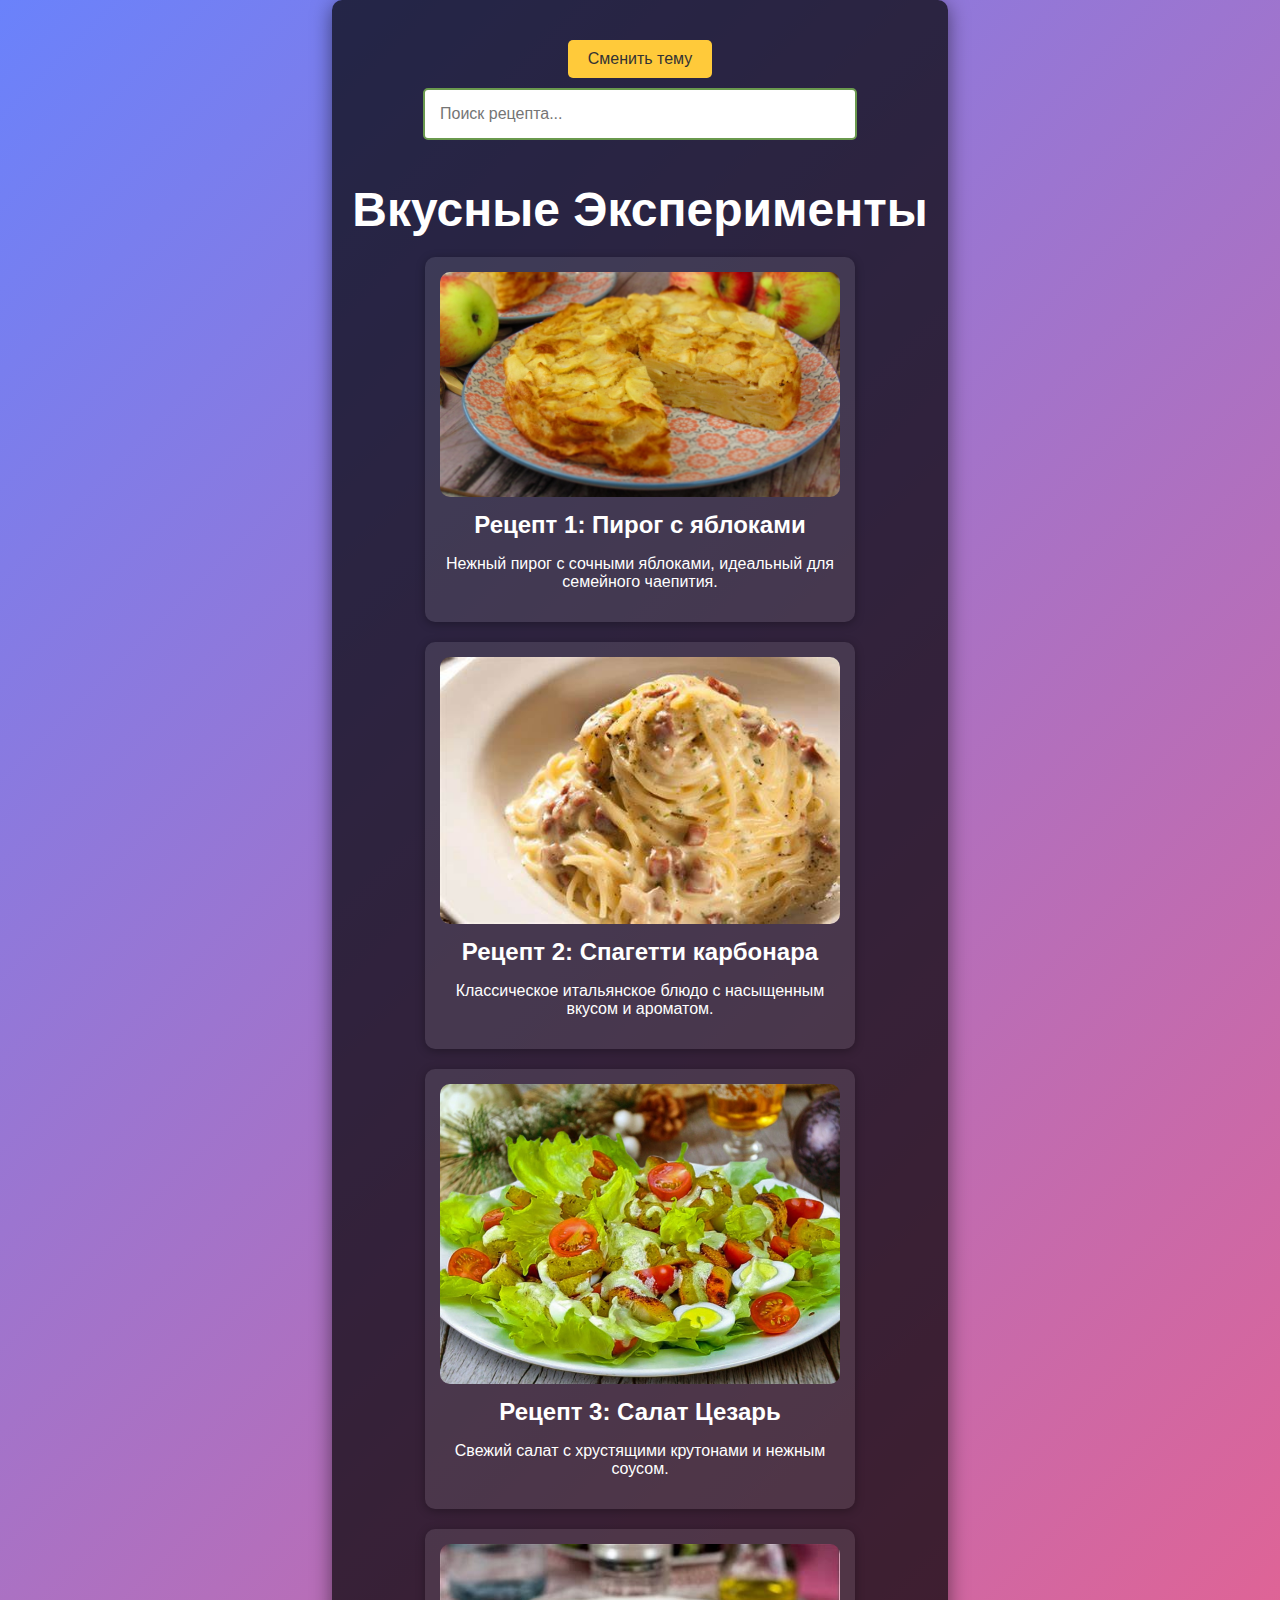
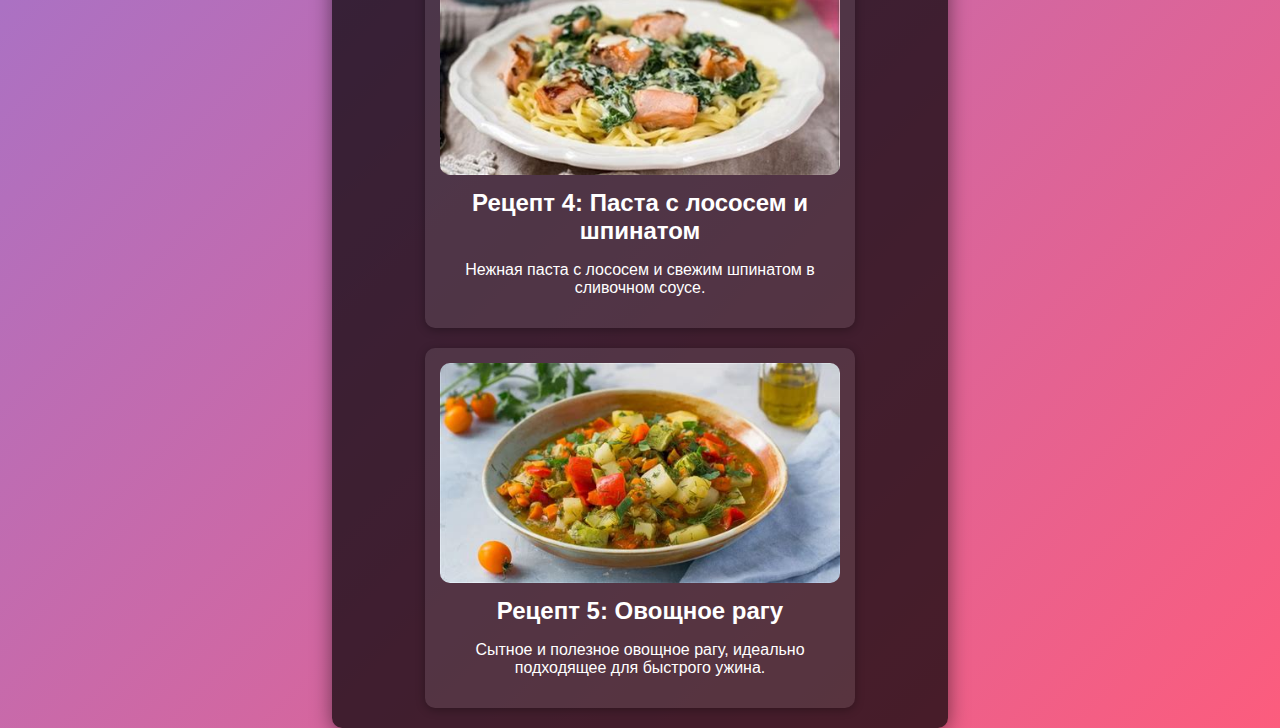
<file: index.html>
<!DOCTYPE html>
<html lang="ru">
<head>
    <meta charset="UTF-8">
    <meta name="viewport" content="width=device-width, initial-scale=1.0">
    <meta name="yandex-verification" content="e5a17d8987bf5851" />
    <title>Вкусные Эксперименты - Рецепты</title>
    <link rel="stylesheet" href="style.css">
    <script src="scripts.js" defer></script>
</head>
<body>
    <div class="container">
        <button id="themeToggle" class="theme-toggle">Сменить тему</button> <!-- Кнопка для смены темы -->
        <input type="text" id="searchInput" placeholder="Поиск рецепта..." onkeyup="filterRecipes()" class="search-input">
        <h1 class="title">Вкусные Эксперименты</h1>
        <div class="recipe-list" id="recipeList">
            <div id="recipe1" class="recipe-item" onclick="goToRecipe('recipe1')">
                <img src="recipe1.jpg" alt="Рецепт 1" class="recipe-image">
                <h2 class="recipe-title">Рецепт 1: Пирог с яблоками</h2>
                <p class="recipe-description">Нежный пирог с сочными яблоками, идеальный для семейного чаепития.</p>
            </div>
            <div id="recipe2" class="recipe-item" onclick="goToRecipe('recipe2')">
                <img src="recipe2.jpg" alt="Рецепт 2" class="recipe-image">
                <h2 class="recipe-title">Рецепт 2: Спагетти карбонара</h2>
                <p class="recipe-description">Классическое итальянское блюдо с насыщенным вкусом и ароматом.</p>
            </div>
            <div id="recipe3" class="recipe-item" onclick="goToRecipe('recipe3')">
                <img src="recipe3.jpg" alt="Рецепт 3" class="recipe-image">
                <h2 class="recipe-title">Рецепт 3: Салат Цезарь</h2>
                <p class="recipe-description">Свежий салат с хрустящими крутонами и нежным соусом.</p>
            </div>
            <div id="recipe4" class="recipe-item" onclick="goToRecipe('recipe4')">
                <img src="recipe4.jpg" alt="Рецепт 4" class="recipe-image">
                <h2 class="recipe-title">Рецепт 4: Паста с лососем и шпинатом</h2>
                <p class="recipe-description">Нежная паста с лососем и свежим шпинатом в сливочном соусе.</p>
            </div>
            <div id="recipe5" class="recipe-item" onclick="goToRecipe('recipe5')">
                <img src="recipe5.jpg" alt="Рецепт 5" class="recipe-image">
                <h2 class="recipe-title">Рецепт 5: Овощное рагу</h2>
                <p class="recipe-description">Сытное и полезное овощное рагу, идеально подходящее для быстрого ужина.</p>
            </div>
        </div>
    </div>
</body>
</html>
</file>
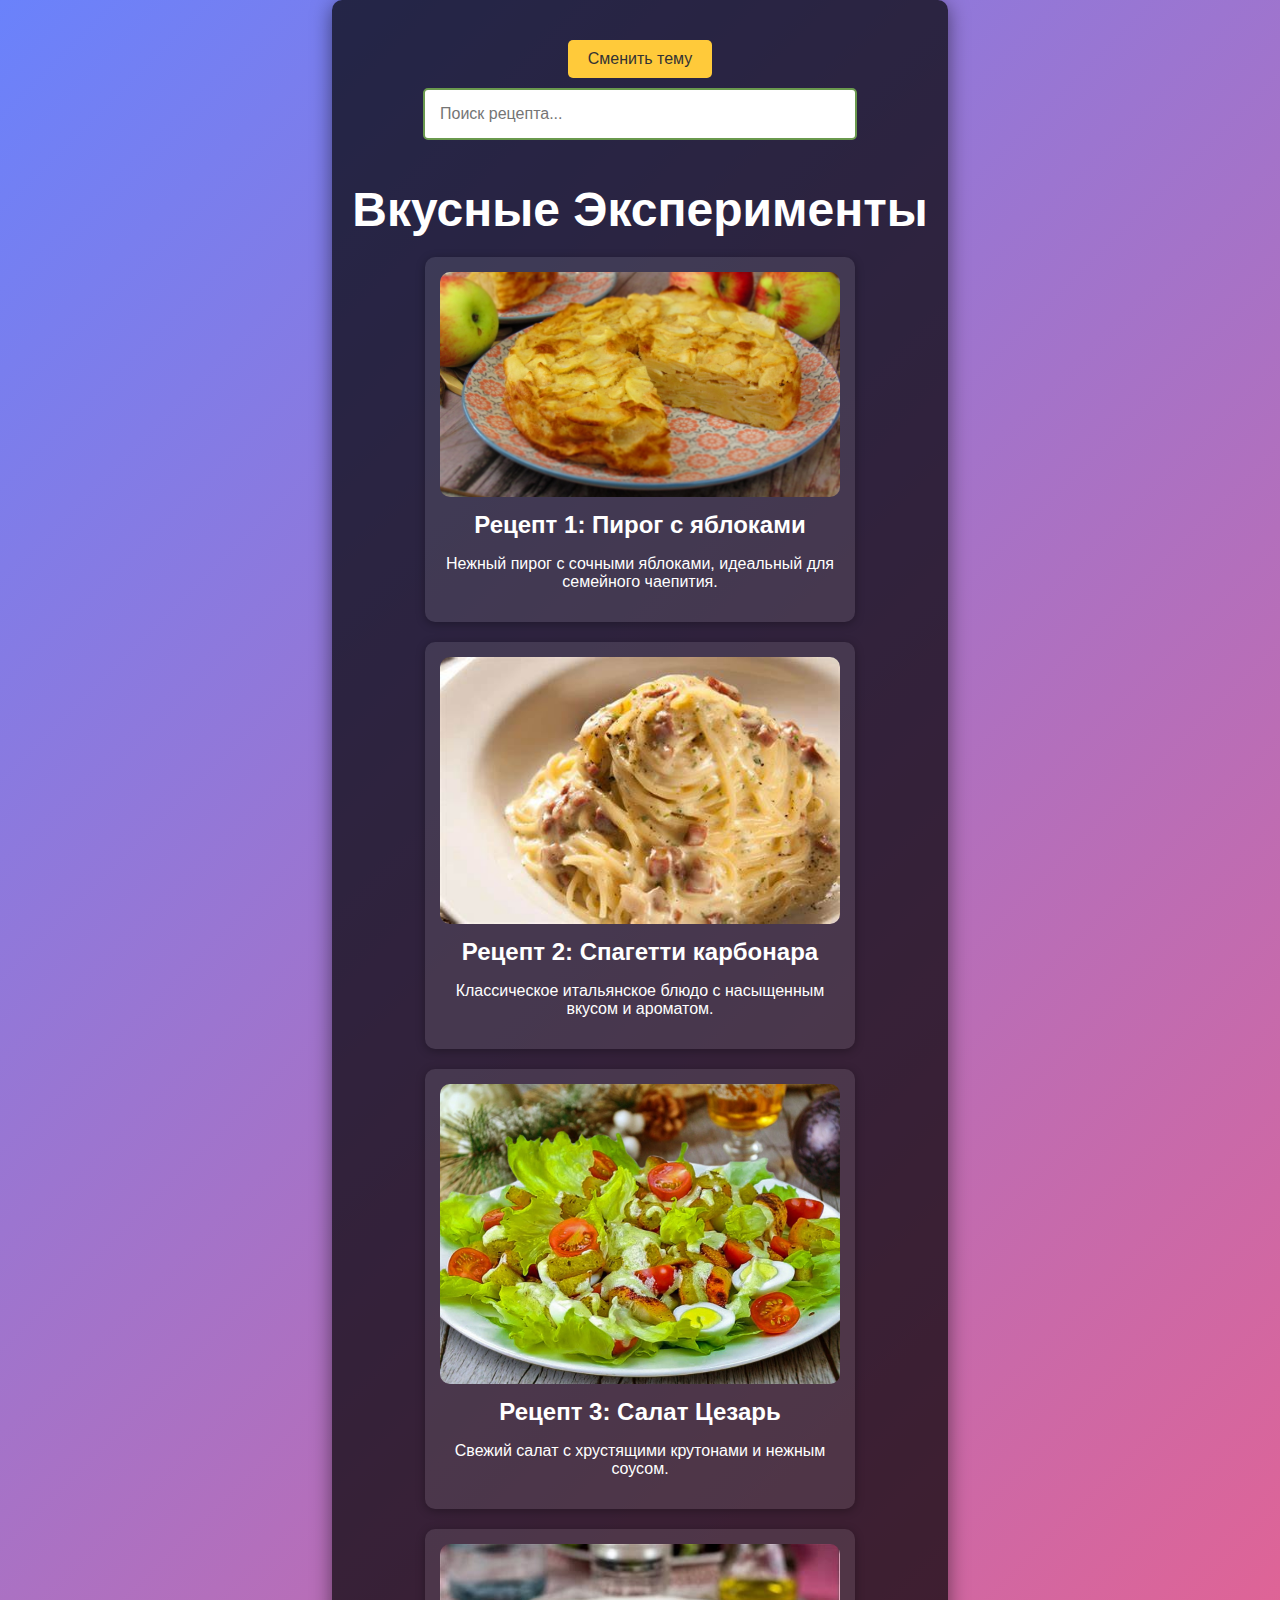
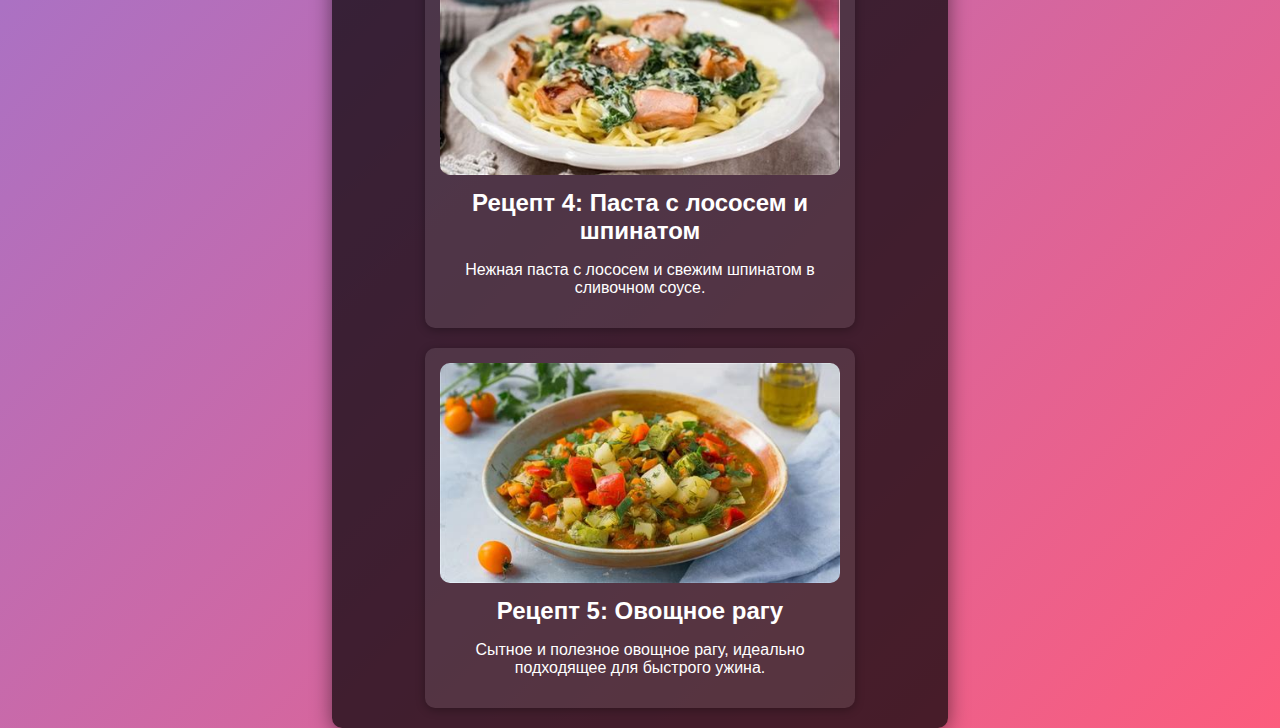
<file: next.html>
<!DOCTYPE html>
<html lang="ru">
<head>
    <meta charset="UTF-8">
    <meta name="viewport" content="width=device-width, initial-scale=1.0">
    <title>Вкусные Эксперименты - Рецепты</title>
    <link rel="stylesheet" href="style.css">
    <script src="scripts.js" defer></script>
</head>
<body>
    <div class="container">
        <button id="themeToggle" class="theme-toggle">Сменить тему</button> <!-- Кнопка для смены темы -->
        <input type="text" id="searchInput" placeholder="Поиск рецепта..." onkeyup="filterRecipes()" class="search-input">
        <h1 class="title">Вкусные Эксперименты</h1>
        <div class="recipe-list" id="recipeList">
            <div id="recipe1" class="recipe-item" onclick="goToRecipe('recipe1')">
                <img src="recipe1.jpg" alt="Рецепт 1" class="recipe-image">
                <h2 class="recipe-title">Рецепт 1: Пирог с яблоками</h2>
                <p class="recipe-description">Нежный пирог с сочными яблоками, идеальный для семейного чаепития.</p>
            </div>
            <div id="recipe2" class="recipe-item" onclick="goToRecipe('recipe2')">
                <img src="recipe2.jpg" alt="Рецепт 2" class="recipe-image">
                <h2 class="recipe-title">Рецепт 2: Спагетти карбонара</h2>
                <p class="recipe-description">Классическое итальянское блюдо с насыщенным вкусом и ароматом.</p>
            </div>
            <div id="recipe3" class="recipe-item" onclick="goToRecipe('recipe3')">
                <img src="recipe3.jpg" alt="Рецепт 3" class="recipe-image">
                <h2 class="recipe-title">Рецепт 3: Салат Цезарь</h2>
                <p class="recipe-description">Свежий салат с хрустящими крутонами и нежным соусом.</p>
            </div>
            <div id="recipe4" class="recipe-item" onclick="goToRecipe('recipe4')">
                <img src="recipe4.jpg" alt="Рецепт 4" class="recipe-image">
                <h2 class="recipe-title">Рецепт 4: Паста с лососем и шпинатом</h2>
                <p class="recipe-description">Нежная паста с лососем и свежим шпинатом в сливочном соусе.</p>
            </div>
            <div id="recipe5" class="recipe-item" onclick="goToRecipe('recipe5')">
                <img src="recipe5.jpg" alt="Рецепт 5" class="recipe-image">
                <h2 class="recipe-title">Рецепт 5: Овощное рагу</h2>
                <p class="recipe-description">Сытное и полезное овощное рагу, идеально подходящее для быстрого ужина.</p>
            </div>
        </div>
    </div>
</body>
</html>
</file>
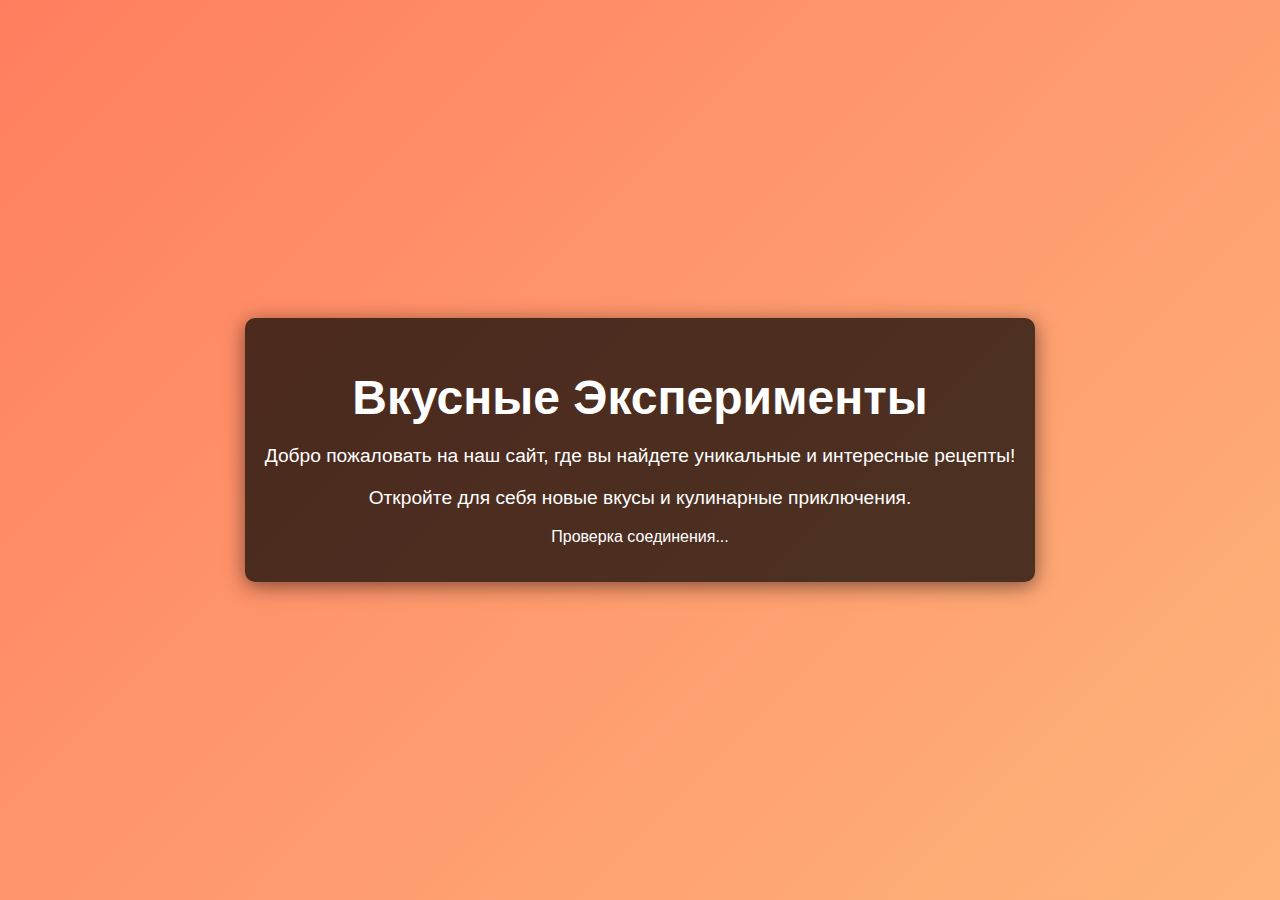
<file: ВкусныеЭксперименты/vkys.html>
<!DOCTYPE html>
<html lang="ru">
<head>
    <meta charset="UTF-8">
    <meta name="viewport" content="width=device-width, initial-scale=1.0">
    <title>Вкусные Эксперименты</title>
    <link rel="stylesheet" href="style.css">
    <script>
        // Функция для перенаправления через 3 секунды
        function redirect() {
            window.location.href = "C:/Users/lollo/Desktop/alsite/next.html";
        }

        // Запуск функции через 3 секунды
        setTimeout(redirect, 1500);
    </script>
</head>
<body>
    <div class="container">
        <h1 class="title">Вкусные Эксперименты</h1>
        <div class="content">
            <p>Добро пожаловать на наш сайт, где вы найдете уникальные и интересные рецепты!</p>
            <p>Откройте для себя новые вкусы и кулинарные приключения.</p>
        </div>
        <div class="loading">
            <p class="loading-text">Проверка соединения...</p>
        </div>
    </div>
</body>
</html>
</file>
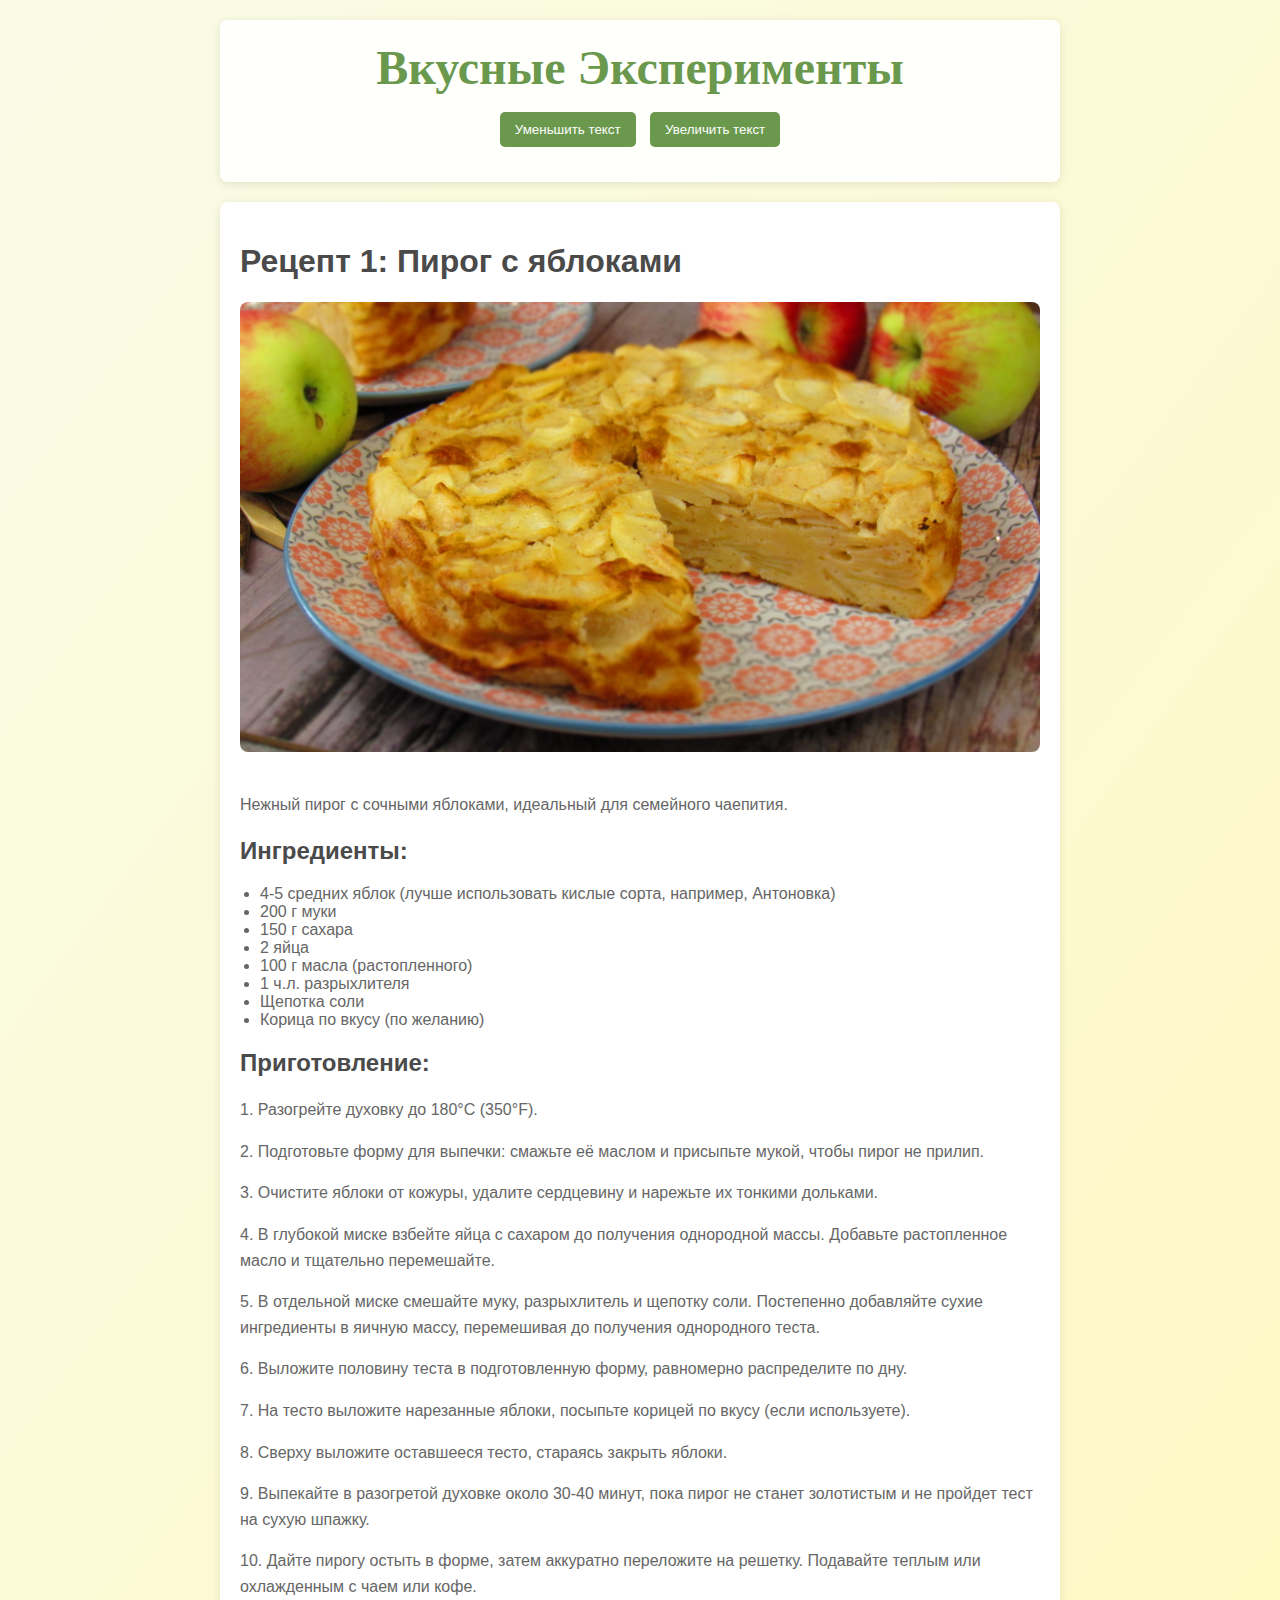
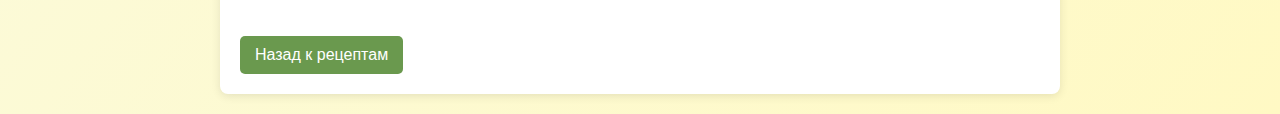
<file: рецепты/recipe1.html>
<!DOCTYPE html>
<html lang="ru">
<head>
    <meta charset="UTF-8">
    <meta name="viewport" content="width=device-width, initial-scale=1.0">
    <title>Вкусные Эксперименты</title>
    <link href="https://fonts.googleapis.com/css2?family=Dancing+Script&display=swap" rel="stylesheet">
    <link rel="stylesheet" href="style.css">
</head>
<body>
    <div class="header">
        <h1>Вкусные Эксперименты</h1>
        <div class="text-size-controls">
            <button onclick="changeFontSize(-1)">Уменьшить текст</button>
            <button onclick="changeFontSize(1)">Увеличить текст</button>
        </div>
    </div>
    <div class="container">
        <h1>Рецепт 1: Пирог с яблоками</h1>
        <img src="../recipe1.jpg" alt="Рецепт 1" class="recipe-image">
        <p>Нежный пирог с сочными яблоками, идеальный для семейного чаепития.</p>
        
        <h2>Ингредиенты:</h2>
        <ul>
            <li>4-5 средних яблок (лучше использовать кислые сорта, например, Антоновка)</li>
            <li>200 г муки</li>
            <li>150 г сахара</li>
            <li>2 яйца</li>
            <li>100 г масла (растопленного)</li>
            <li>1 ч.л. разрыхлителя</li>
            <li>Щепотка соли</li>
            <li>Корица по вкусу (по желанию)</li>
        </ul>
        
        <h2>Приготовление:</h2>
        <p>1. Разогрейте духовку до 180°C (350°F).</p>
        <p>2. Подготовьте форму для выпечки: смажьте её маслом и присыпьте мукой, чтобы пирог не прилип.</p>
        <p>3. Очистите яблоки от кожуры, удалите сердцевину и нарежьте их тонкими дольками.</p>
        <p>4. В глубокой миске взбейте яйца с сахаром до получения однородной массы. Добавьте растопленное масло и тщательно перемешайте.</p>
        <p>5. В отдельной миске смешайте муку, разрыхлитель и щепотку соли. Постепенно добавляйте сухие ингредиенты в яичную массу, перемешивая до получения однородного теста.</p>
        <p>6. Выложите половину теста в подготовленную форму, равномерно распределите по дну.</p>
        <p>7. На тесто выложите нарезанные яблоки, посыпьте корицей по вкусу (если используете).</p>
        <p>8. Сверху выложите оставшееся тесто, стараясь закрыть яблоки.</p>
        <p>9. Выпекайте в разогретой духовке около 30-40 минут, пока пирог не станет золотистым и не пройдет тест на сухую шпажку.</p>
        <p>10. Дайте пирогу остыть в форме, затем аккуратно переложите на решетку. Подавайте теплым или охлажденным с чаем или кофе.</p>
        
        <a href="../index.html" class="back-button">Назад к рецептам</a>
    </div>

    <script src="script.js"></script> <!-- Подключение внешнего JS-файла -->
</body>
</html>
</file>
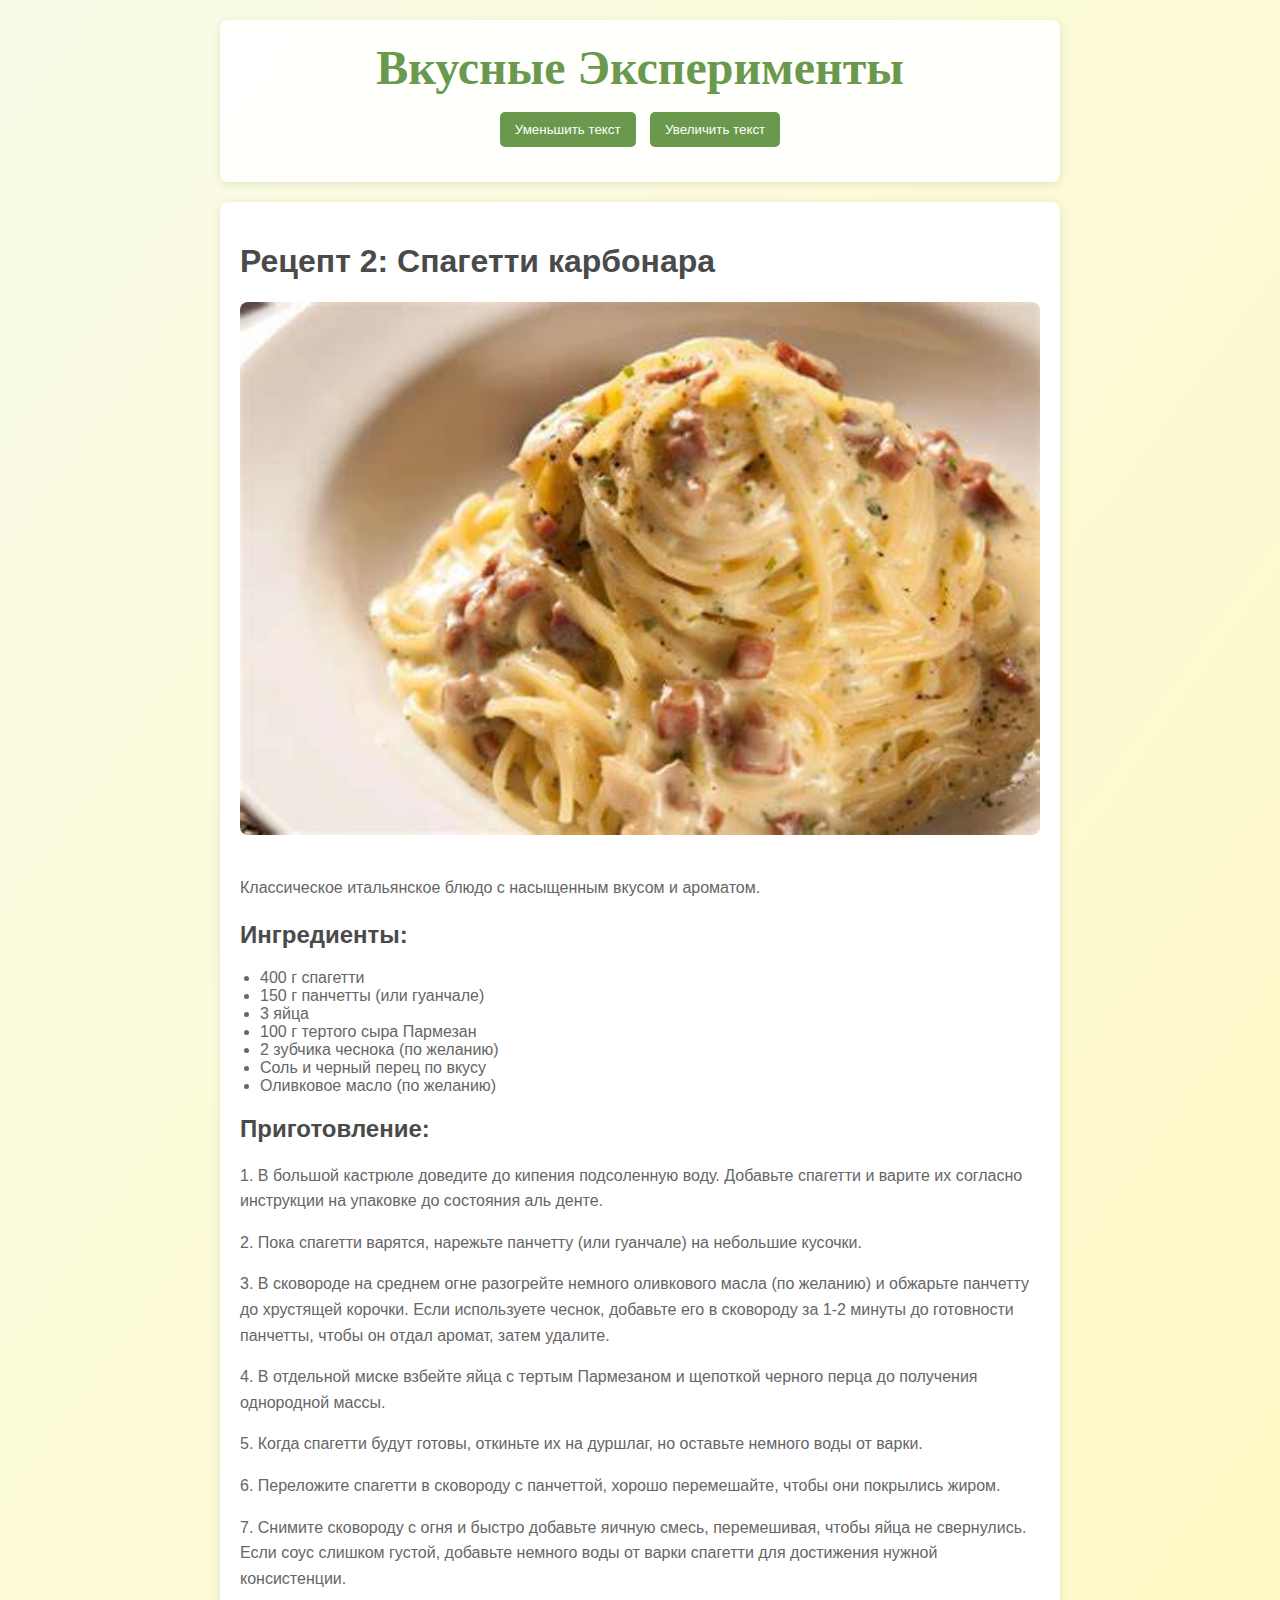
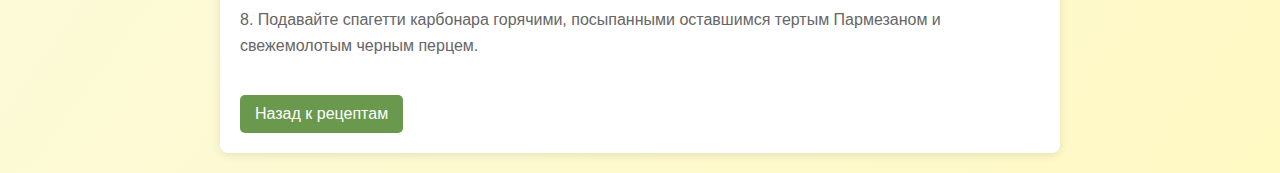
<file: рецепты/recipe2.html>
<!DOCTYPE html>
<html lang="ru">
<head>
    <meta charset="UTF-8">
    <meta name="viewport" content="width=device-width, initial-scale=1.0">
    <title>Вкусные Эксперименты</title>
    <link href="https://fonts.googleapis.com/css2?family=Dancing+Script&display=swap" rel="stylesheet">
    <link rel="stylesheet" href="style.css">
</head>
<body>
    <div class="header">
        <h1>Вкусные Эксперименты</h1>
        <div class="text-size-controls">
            <button onclick="changeFontSize(-1)">Уменьшить текст</button>
            <button onclick="changeFontSize(1)">Увеличить текст</button>
        </div>
    </div>
    <div class="container">
        <h1>Рецепт 2: Спагетти карбонара</h1>
        <img src="../recipe2.jpg" alt="Спагетти карбонара" class="recipe-image">
        <p>Классическое итальянское блюдо с насыщенным вкусом и ароматом.</p>
        
        <h2>Ингредиенты:</h2>
        <ul>
            <li>400 г спагетти</li>
            <li>150 г панчетты (или гуанчале)</li>
            <li>3 яйца</li>
            <li>100 г тертого сыра Пармезан</li>
            <li>2 зубчика чеснока (по желанию)</li>
            <li>Соль и черный перец по вкусу</li>
            <li>Оливковое масло (по желанию)</li>
        </ul>
        
        <h2>Приготовление:</h2>
        <p>1. В большой кастрюле доведите до кипения подсоленную воду. Добавьте спагетти и варите их согласно инструкции на упаковке до состояния аль денте.</p>
        <p>2. Пока спагетти варятся, нарежьте панчетту (или гуанчале) на небольшие кусочки.</p>
        <p>3. В сковороде на среднем огне разогрейте немного оливкового масла (по желанию) и обжарьте панчетту до хрустящей корочки. Если используете чеснок, добавьте его в сковороду за 1-2 минуты до готовности панчетты, чтобы он отдал аромат, затем удалите.</p>
        <p>4. В отдельной миске взбейте яйца с тертым Пармезаном и щепоткой черного перца до получения однородной массы.</p>
        <p>5. Когда спагетти будут готовы, откиньте их на дуршлаг, но оставьте немного воды от варки.</p>
        <p>6. Переложите спагетти в сковороду с панчеттой, хорошо перемешайте, чтобы они покрылись жиром.</p>
        <p>7. Снимите сковороду с огня и быстро добавьте яичную смесь, перемешивая, чтобы яйца не свернулись. Если соус слишком густой, добавьте немного воды от варки спагетти для достижения нужной консистенции.</p>
        <p>8. Подавайте спагетти карбонара горячими, посыпанными оставшимся тертым Пармезаном и свежемолотым черным перцем.</p>
        
        <a href="../index.html" class="back-button">Назад к рецептам</a>
    </div>

    <script src="script.js"></script> <!-- Подключение внешнего JS-файла -->
</body>
</html>
</file>
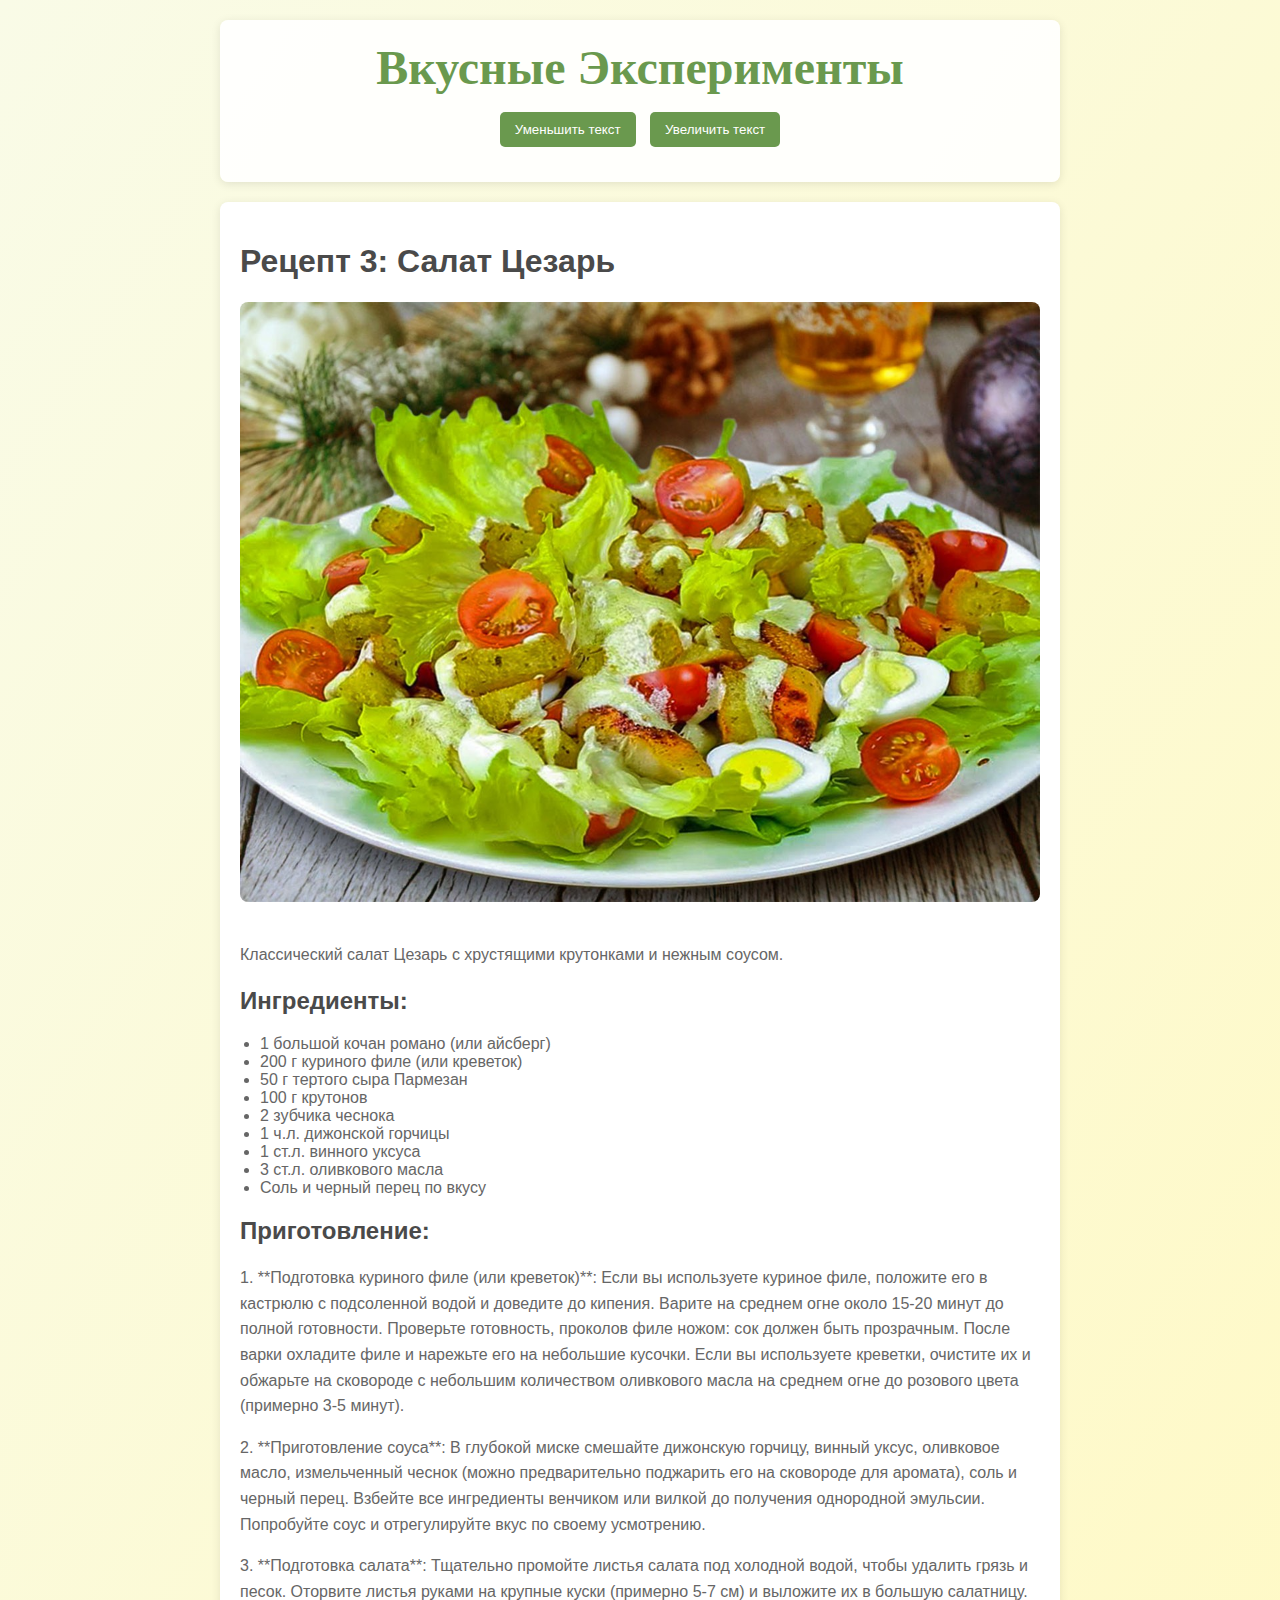
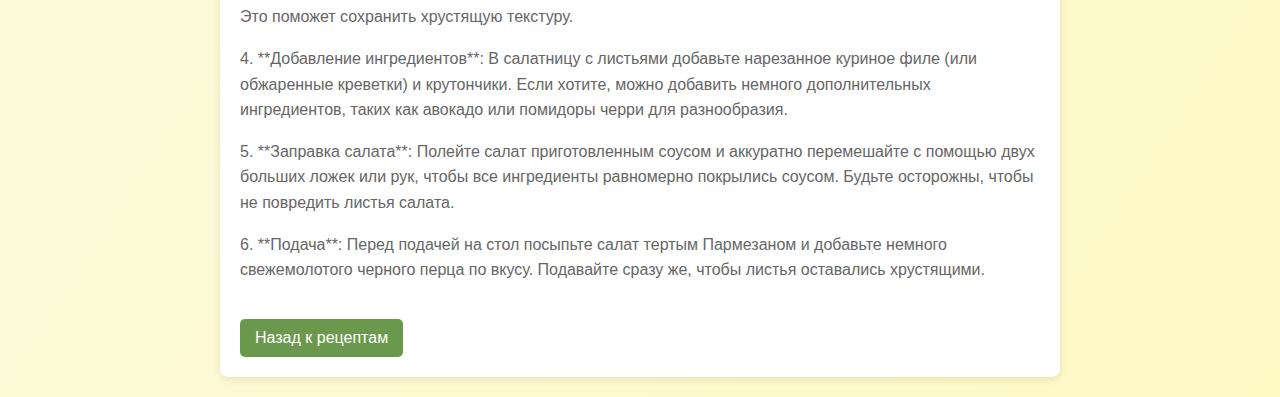
<file: рецепты/recipe3.html>
<!DOCTYPE html>
<html lang="ru">
<head>
    <meta charset="UTF-8">
    <meta name="viewport" content="width=device-width, initial-scale=1.0">
    <title>Вкусные Эксперименты</title>
    <link href="https://fonts.googleapis.com/css2?family=Dancing+Script&display=swap" rel="stylesheet">
    <link rel="stylesheet" href="style.css">
</head>
<body>
    <div class="header">
        <h1>Вкусные Эксперименты</h1>
        <div class="text-size-controls">
            <button onclick="changeFontSize(-1)">Уменьшить текст</button>
            <button onclick="changeFontSize(1)">Увеличить текст</button>
        </div>
    </div>
    <div class="container">
        <h1>Рецепт 3: Салат Цезарь</h1>
        <img src="../recipe3.jpg" alt="Салат Цезарь" class="recipe-image">
        <p>Классический салат Цезарь с хрустящими крутонками и нежным соусом.</p>
        
        <h2>Ингредиенты:</h2>
        <ul>
            <li>1 большой кочан романо (или айсберг)</li>
            <li>200 г куриного филе (или креветок)</li>
            <li>50 г тертого сыра Пармезан</li>
            <li>100 г крутонов</li>
            <li>2 зубчика чеснока</li>
            <li>1 ч.л. дижонской горчицы</li>
            <li>1 ст.л. винного уксуса</li>
            <li>3 ст.л. оливкового масла</li>
            <li>Соль и черный перец по вкусу</li>
        </ul>
        
        <h2>Приготовление:</h2>
        <p>1. **Подготовка куриного филе (или креветок)**: Если вы используете куриное филе, положите его в кастрюлю с подсоленной водой и доведите до кипения. Варите на среднем огне около 15-20 минут до полной готовности. Проверьте готовность, проколов филе ножом: сок должен быть прозрачным. После варки охладите филе и нарежьте его на небольшие кусочки. Если вы используете креветки, очистите их и обжарьте на сковороде с небольшим количеством оливкового масла на среднем огне до розового цвета (примерно 3-5 минут).</p>
        
        <p>2. **Приготовление соуса**: В глубокой миске смешайте дижонскую горчицу, винный уксус, оливковое масло, измельченный чеснок (можно предварительно поджарить его на сковороде для аромата), соль и черный перец. Взбейте все ингредиенты венчиком или вилкой до получения однородной эмульсии. Попробуйте соус и отрегулируйте вкус по своему усмотрению.</p>
        
        <p>3. **Подготовка салата**: Тщательно промойте листья салата под холодной водой, чтобы удалить грязь и песок. Оторвите листья руками на крупные куски (примерно 5-7 см) и выложите их в большую салатницу. Это поможет сохранить хрустящую текстуру.</p>
        
        <p>4. **Добавление ингредиентов**: В салатницу с листьями добавьте нарезанное куриное филе (или обжаренные креветки) и крутончики. Если хотите, можно добавить немного дополнительных ингредиентов, таких как авокадо или помидоры черри для разнообразия.</p>
        
        <p>5. **Заправка салата**: Полейте салат приготовленным соусом и аккуратно перемешайте с помощью двух больших ложек или рук, чтобы все ингредиенты равномерно покрылись соусом. Будьте осторожны, чтобы не повредить листья салата.</p>
        
        <p>6. **Подача**: Перед подачей на стол посыпьте салат тертым Пармезаном и добавьте немного свежемолотого черного перца по вкусу. Подавайте сразу же, чтобы листья оставались хрустящими.</p>
        
        <a href="../index.html" class="back-button">Назад к рецептам</a>
    </div>

    <script src="script.js"></script> <!-- Подключение внешнего JS-файла -->
</body>
</html>
</file>
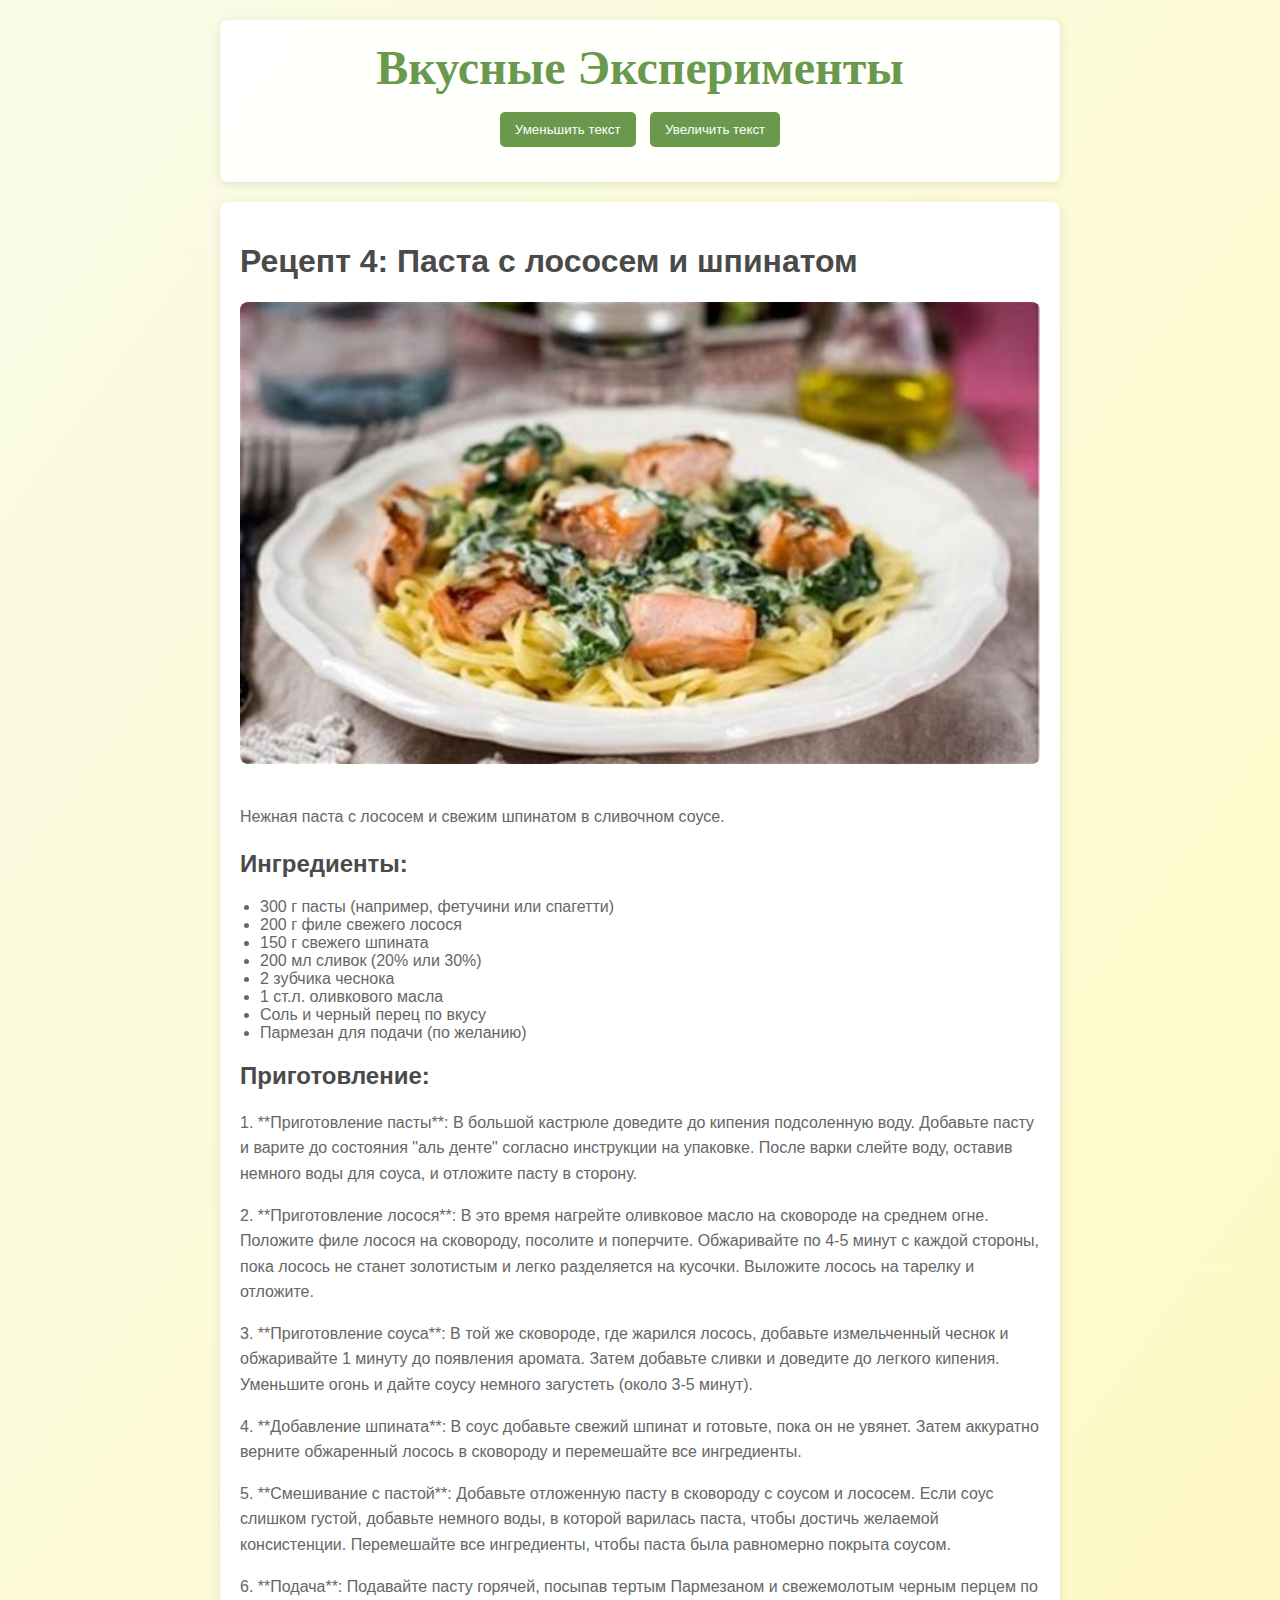
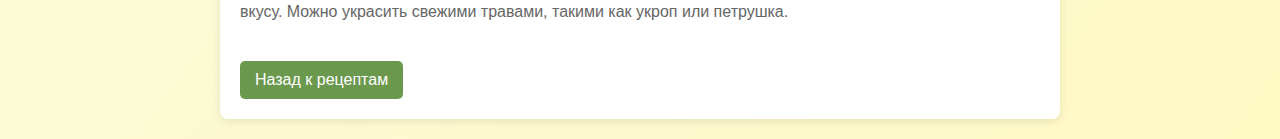
<file: рецепты/recipe4.html>
<!DOCTYPE html>
<html lang="ru">
<head>
    <meta charset="UTF-8">
    <meta name="viewport" content="width=device-width, initial-scale=1.0">
    <title>Вкусные Эксперименты</title>
    <link href="https://fonts.googleapis.com/css2?family=Dancing+Script&display=swap" rel="stylesheet">
    <link rel="stylesheet" href="style.css">
</head>
<body>
    <div class="header">
        <h1>Вкусные Эксперименты</h1>
        <div class="text-size-controls">
            <button onclick="changeFontSize(-1)">Уменьшить текст</button>
            <button onclick="changeFontSize(1)">Увеличить текст</button>
        </div>
    </div>
    <div class="container">
        <h1>Рецепт 4: Паста с лососем и шпинатом</h1>
        <img src="../recipe4.jpg" alt="Паста с лососем" class="recipe-image">
        <p>Нежная паста с лососем и свежим шпинатом в сливочном соусе.</p>
        
        <h2>Ингредиенты:</h2>
        <ul>
            <li>300 г пасты (например, фетучини или спагетти)</li>
            <li>200 г филе свежего лосося</li>
            <li>150 г свежего шпината</li>
            <li>200 мл сливок (20% или 30%)</li>
            <li>2 зубчика чеснока</li>
            <li>1 ст.л. оливкового масла</li>
            <li>Соль и черный перец по вкусу</li>
            <li>Пармезан для подачи (по желанию)</li>
        </ul>
        
        <h2>Приготовление:</h2>
        <p>1. **Приготовление пасты**: В большой кастрюле доведите до кипения подсоленную воду. Добавьте пасту и варите до состояния "аль денте" согласно инструкции на упаковке. После варки слейте воду, оставив немного воды для соуса, и отложите пасту в сторону.</p>
        
        <p>2. **Приготовление лосося**: В это время нагрейте оливковое масло на сковороде на среднем огне. Положите филе лосося на сковороду, посолите и поперчите. Обжаривайте по 4-5 минут с каждой стороны, пока лосось не станет золотистым и легко разделяется на кусочки. Выложите лосось на тарелку и отложите.</p>
        
        <p>3. **Приготовление соуса**: В той же сковороде, где жарился лосось, добавьте измельченный чеснок и обжаривайте 1 минуту до появления аромата. Затем добавьте сливки и доведите до легкого кипения. Уменьшите огонь и дайте соусу немного загустеть (около 3-5 минут).</p>
        
        <p>4. **Добавление шпината**: В соус добавьте свежий шпинат и готовьте, пока он не увянет. Затем аккуратно верните обжаренный лосось в сковороду и перемешайте все ингредиенты.</p>
        
        <p>5. **Смешивание с пастой**: Добавьте отложенную пасту в сковороду с соусом и лососем. Если соус слишком густой, добавьте немного воды, в которой варилась паста, чтобы достичь желаемой консистенции. Перемешайте все ингредиенты, чтобы паста была равномерно покрыта соусом.</p>
        
        <p>6. **Подача**: Подавайте пасту горячей, посыпав тертым Пармезаном и свежемолотым черным перцем по вкусу. Можно украсить свежими травами, такими как укроп или петрушка.</p>
        
        <a href="../index.html" class="back-button">Назад к рецептам</a>
    </div>

    <script src="script.js"></script> <!-- Подключение внешнего JS-файла -->
</body>
</html>
</file>
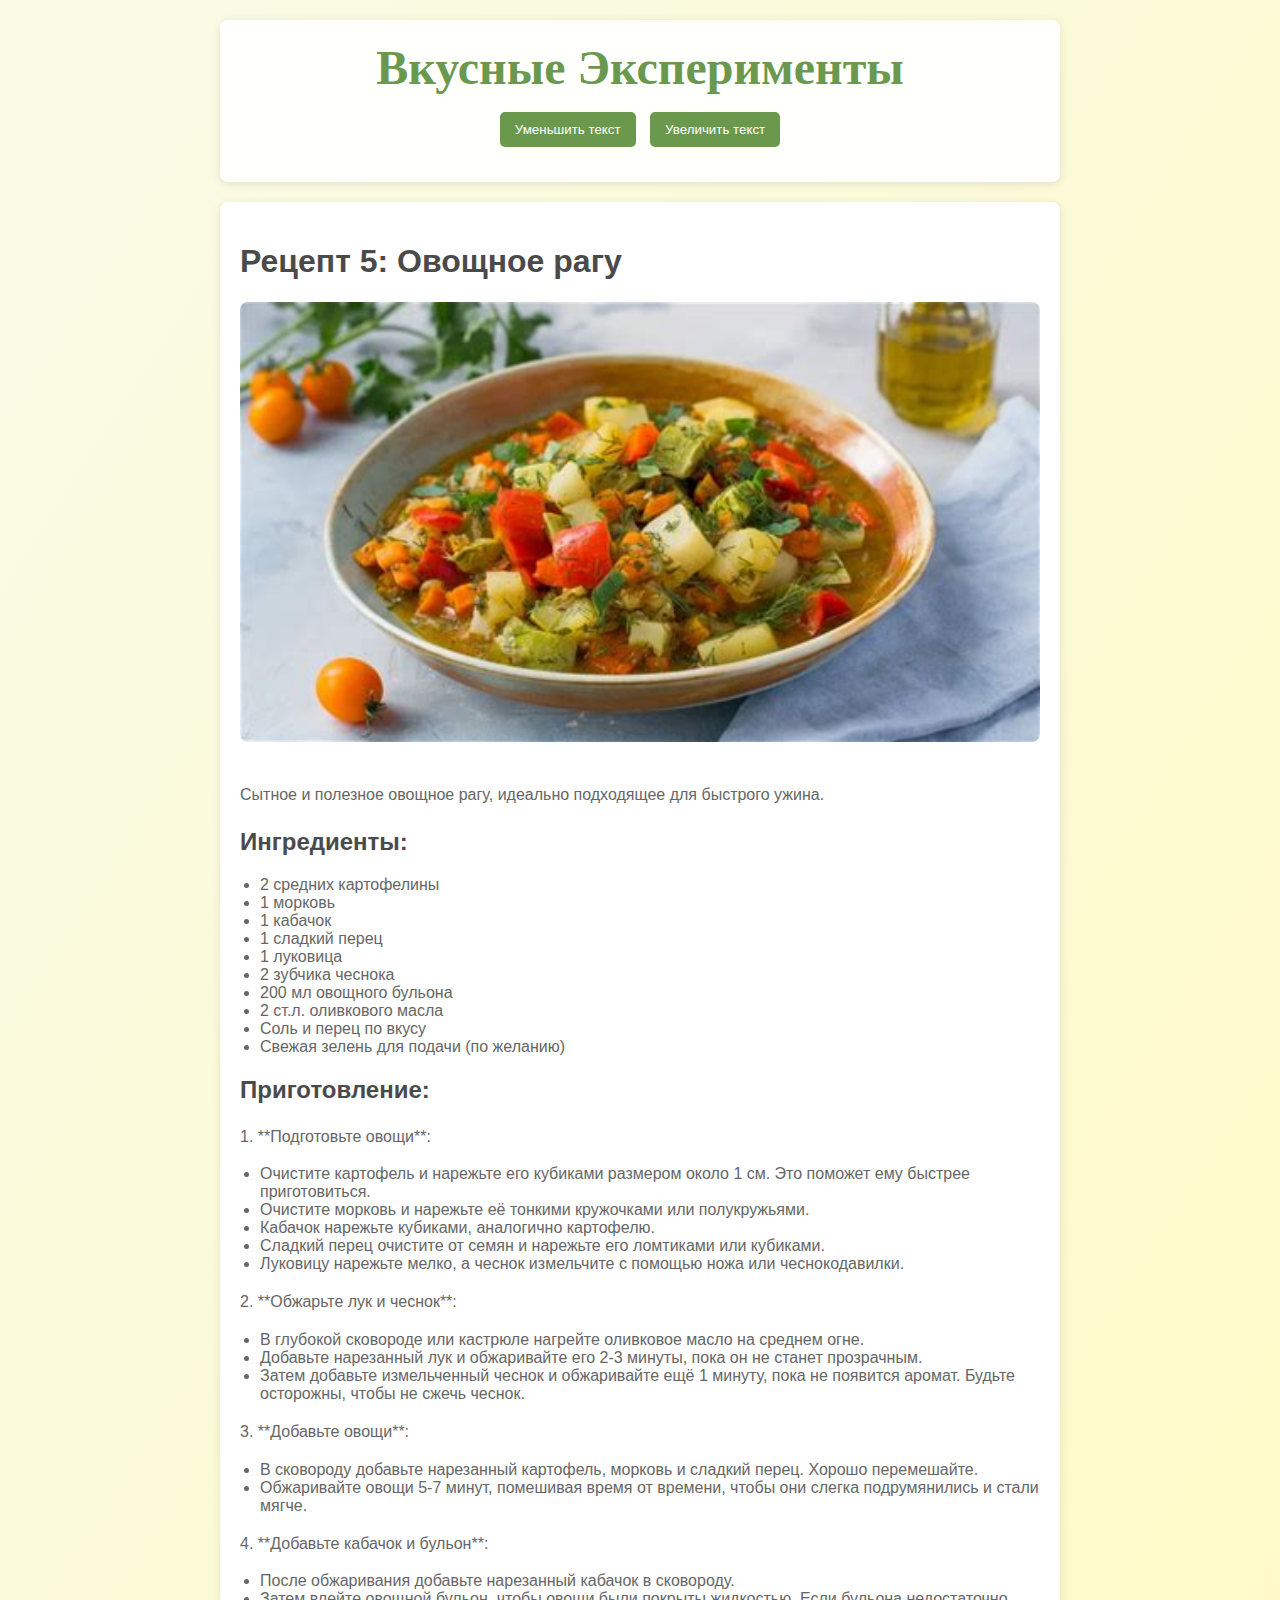
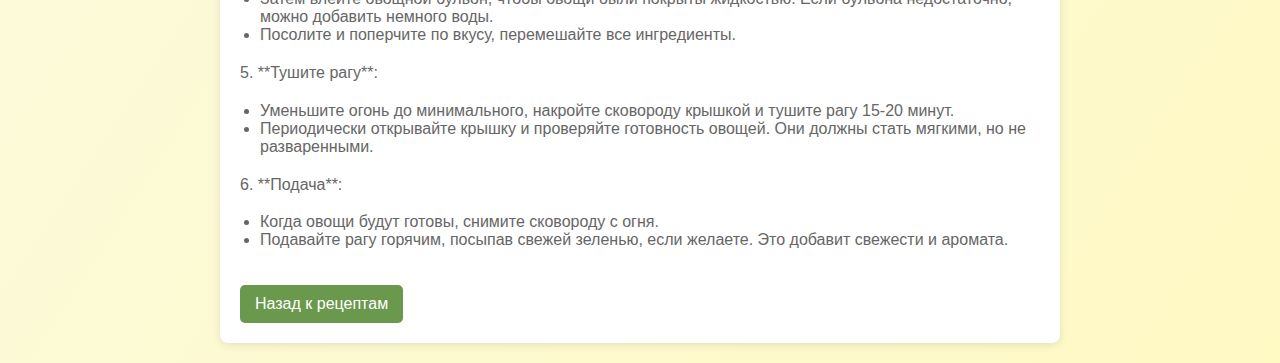
<file: рецепты/recipe5.html>
<!DOCTYPE html>
<html lang="ru">
<head>
    <meta charset="UTF-8">
    <meta name="viewport" content="width=device-width, initial-scale=1.0">
    <title>Вкусные Эксперименты</title>
    <link href="https://fonts.googleapis.com/css2?family=Dancing+Script&display=swap" rel="stylesheet">
    <link rel="stylesheet" href="style.css">
</head>
<body>
    <div class="header">
        <h1>Вкусные Эксперименты</h1>
         <div class="text-size-controls">
            <button onclick="changeFontSize(-1)">Уменьшить текст</button>
            <button onclick="changeFontSize(1)">Увеличить текст</button>
        </div>
    </div>
    <div class="container">
        <h1>Рецепт 5: Овощное рагу</h1>
        <img src="../recipe5.jpg" alt="Овощное рагу" class="recipe-image">
        <p>Сытное и полезное овощное рагу, идеально подходящее для быстрого ужина.</p>
        
        <h2>Ингредиенты:</h2>
        <ul>
            <li>2 средних картофелины</li>
            <li>1 морковь</li>
            <li>1 кабачок</li>
            <li>1 сладкий перец</li>
            <li>1 луковица</li>
            <li>2 зубчика чеснока</li>
            <li>200 мл овощного бульона</li>
            <li>2 ст.л. оливкового масла</li>
            <li>Соль и перец по вкусу</li>
            <li>Свежая зелень для подачи (по желанию)</li>
        </ul>
        
        <h2>Приготовление:</h2>
        <p>1. **Подготовьте овощи**: 
            <ul>
                <li>Очистите картофель и нарежьте его кубиками размером около 1 см. Это поможет ему быстрее приготовиться.</li>
                <li>Очистите морковь и нарежьте её тонкими кружочками или полукружьями.</li>
                <li>Кабачок нарежьте кубиками, аналогично картофелю.</li>
                <li>Сладкий перец очистите от семян и нарежьте его ломтиками или кубиками.</li>
                <li>Луковицу нарежьте мелко, а чеснок измельчите с помощью ножа или чеснокодавилки.</li>
            </ul>
        </p>
        
        <p>2. **Обжарьте лук и чеснок**: 
            <ul>
                <li>В глубокой сковороде или кастрюле нагрейте оливковое масло на среднем огне.</li>
                <li>Добавьте нарезанный лук и обжаривайте его 2-3 минуты, пока он не станет прозрачным.</li>
                <li>Затем добавьте измельченный чеснок и обжаривайте ещё 1 минуту, пока не появится аромат. Будьте осторожны, чтобы не сжечь чеснок.</li>
            </ul>
        </p>
        
        <p>3. **Добавьте овощи**: 
            <ul>
                <li>В сковороду добавьте нарезанный картофель, морковь и сладкий перец. Хорошо перемешайте.</li>
                <li>Обжаривайте овощи 5-7 минут, помешивая время от времени, чтобы они слегка подрумянились и стали мягче.</li>
            </ul>
        </p>
        
        <p>4. **Добавьте кабачок и бульон**: 
            <ul>
                <li>После обжаривания добавьте нарезанный кабачок в сковороду.</li>
                <li>Затем влейте овощной бульон, чтобы овощи были покрыты жидкостью. Если бульона недостаточно, можно добавить немного воды.</li>
                <li>Посолите и поперчите по вкусу, перемешайте все ингредиенты.</li>
            </ul>
        </p>
        
        <p>5. **Тушите рагу**: 
            <ul>
                <li>Уменьшите огонь до минимального, накройте сковороду крышкой и тушите рагу 15-20 минут.</li>
                <li>Периодически открывайте крышку и проверяйте готовность овощей. Они должны стать мягкими, но не разваренными.</li>
            </ul>
        </p>
        
        <p>6. **Подача**: 
            <ul>
                <li>Когда овощи будут готовы, снимите сковороду с огня.</li>
                <li>Подавайте рагу горячим, посыпав свежей зеленью, если желаете. Это добавит свежести и аромата.</li>
            </ul>
        </p>
        
        <a href="../index.html" class="back-button">Назад к рецептам</a>
         <script src="script.js"></script> <!-- Подключение внешнего JS-файла -->
    </div>
</body>
</html>
</file>
<file: style.css>
/* Основные стили для body */
body {
    margin: 0;
    font-family: 'Arial', sans-serif;
    background: linear-gradient(135deg, #6a82fb, #fc5c7d); /* Начальный градиент */
    color: #fff; /* Цвет текста */
    display: flex;
    justify-content: center;
    align-items: center;
    flex-direction: column;
    min-height: 100vh;
    transition: background 0.3s, color 0.3s; /* Плавный переход для фона и цвета текста */
}

/* Контейнер для содержимого */
.container {
    text-align: center;
    padding: 20px;
    background: rgba(0, 0, 0, 0.7); /* Полупрозрачный фон контейнера */
    border-radius: 10px;
    box-shadow: 0 4px 20px rgba(0, 0, 0, 0.5);
}

/* Заголовок */
.title {
    font-size: 3em;
    margin-bottom: 20px;
}

/* Список рецептов */
.recipe-list {
    display: flex;
    flex-direction: column;
    align-items: center;
    gap: 20px;
}

/* Элемент рецепта */
.recipe-item {
    background: rgba(255, 255, 255, 0.1); /* Полупрозрачный фон для элемента рецепта */
    border-radius: 10px;
    padding: 15px;
    width: 90%; /* Ширина элемента рецепта */
    max-width: 400px; /* Максимальная ширина элемента рецепта */
    box-shadow: 0 2px 10px rgba(0, 0, 0, 0.3);
    transition: transform 0.3s ease, opacity 0.3s ease; /* Плавные переходы */
    cursor: pointer; /* Курсор указывает на кликабельность */
}

/* Изображение рецепта */
.recipe-image {
    width: 100%; /* Ширина изображения */
    border-radius: 10px; /* Скругление углов изображения */
}

/* Заголовок рецепта */
.recipe-title {
    font-size: 1.5em; /* Размер шрифта заголовка рецепта */
    margin: 10px 0; /* Отступ сверху и снизу */
}

/* Описание рецепта */
.recipe-description {
    font-size: 1em; /* Размер шрифта описания рецепта */
}

/* Анимация при нажатии */
.recipe-item.animate {
    transform: scale(1.1); /* Увеличение размера */
    opacity: 0; /* Прозрачность */
}

/* Анимация при наведении */
.recipe-item:hover {
    transform: scale(1.05); /* Увеличение при наведении */
}

/* Управление размером текста */
.text-size-controls {
    margin: 10px 0; /* Отступ для управления размером текста */
}

.text-size-controls button {
    padding: 10px 15px; /* Отступ для кнопок */
    margin: 5px; /* Отступ между кнопками */
    background-color: #6a994e; /* Теплый зеленый цвет */
    color: white; /* Цвет текста кнопки */
    border: none; /* Убираем рамку */
    border-radius: 5px; /* Скругление углов кнопки */
    cursor: pointer; /* Курсор указывает на кликабельность */
    transition: background-color 0.3s; /* Плавный переход цвета фона */
}

.text-size-controls button:hover {
    background-color: #5a8740; /* Темнее при наведении */
}

/* Кнопка смены темы */
.theme-toggle-button {
    padding: 10px 20px; /* Увеличенный отступ для кнопки смены темы */
    background-color: #ffca3a; /* Яркий цвет для кнопки */
    color: #333; /* Темный цвет текста */
    border: none; /* Убираем рамку */
    border-radius: 5px; /* Скругление углов кнопки */
    cursor: pointer; /* Курсор указывает на кликабельность */
    font-size: 1em; /* Размер шрифта кнопки */
    margin-top: 20px; /* Отступ сверху */
    transition: background-color 0.3s, transform 0.3s; /* Плавный переход */
}

.theme-toggle-button:hover {
    background-color: #ffb700; /* Темнее при наведении */
    transform: scale(1.05); /* Увеличение при наведении */
}

/* Поле для поиска */
.search-input {
    padding: 15px; /* Увеличенный отступ для поля поиска */
    width: 80%; /* Ширина поля поиска */
    max-width: 400px; /* Максимальная ширина поля поиска */
    border: 2px solid #6a994e; /* Зеленая рамка */
    border-radius: 5px; /* Скругление углов поля поиска */
    margin: 10px 0; /* Отступ сверху и снизу */
    font-size: 1em; /* Размер шрифта поля поиска */
}

/* Медиа-запросы для адаптивности */
@media (max-width: 768px) {
    .title {
        font-size: 2.5em; /* Размер заголовка для меньших экранов */
    }

    .recipe-title {
        font-size: 1.2em; /* Размер заголовка рецепта для меньших экранов */
    }

    .recipe-description {
        font-size: 0.9em; /* Размер описания рецепта для меньших экранов */
    }

    .search-input {
        width: 90%; /* Ширина поля поиска для меньших экранов */
    }
}

@media (max-width: 480px) {
    .title {
        font-size: 2em; /* Размер заголовка для очень маленьких экранов */
    }

    .recipe-title {
        font-size: 1.1em; /* Размер заголовка рецепта для очень маленьких экранов */
    }

    .recipe-description {
        font-size: 0.8em; /* Размер описания рецепта для очень маленьких экранов */
    }
}

/* Темная тема */
body.dark {
    background: linear-gradient(135deg, #2c3e50 0%, #4ca1af 100%); /* Темный градиент */
    color: #f8f8f2; /* Светлый текст */
}

/* Контейнер для темной темы */
.container.dark {
    background: rgba(0, 0, 0, 0.9); /* Темный фон контейнера */
}

/* Элемент рецепта для темной темы */
.recipe-item.dark {
    background: rgba(255, 255, 255, 0.1); /* Полупрозрачный фон для элемента рецепта в темной теме */
}

/* Заголовок рецепта для темной темы */
.recipe-title.dark {
    color: #f8f8f2; /* Светлый цвет заголовка рецепта */
}

/* Описание рецепта для темной темы */
.recipe-description.dark {
    color: #d1d1d1; /* Светло-серый цвет описания для темной темы */
}

/* Кнопка смены темы */
.theme-toggle {
    padding: 10px 20px; /* Увеличенный отступ для кнопки смены темы */
    background-color: #ffca3a; /* Яркий цвет для кнопки */
    color: #333; /* Темный цвет текста */
    border: none; /* Убираем рамку */
    border-radius: 5px; /* Скругление углов кнопки */
    cursor: pointer; /* Курсор указывает на кликабельность */
    font-size: 1em; /* Размер шрифта кнопки */
    margin-top: 20px; /* Отступ сверху */
    transition: background-color 0.3s, transform 0.3s; /* Плавный переход */
}

.theme-toggle:hover {
    background-color: #ffb700; /* Темнее при наведении */
    transform: scale(1.05); /* Увеличение при наведении */
}
</file>
<file: ВкусныеЭксперименты/style.css>
body {
    margin: 0;
    font-family: 'Arial', sans-serif;
    background: linear-gradient(135deg, #ff7e5f, #feb47b);
    color: #fff;
    display: flex;
    justify-content: center;
    align-items: center;
    height: 100vh;
}

.container {
    text-align: center;
    padding: 20px;
    background: rgba(0, 0, 0, 0.7);
    border-radius: 10px;
    box-shadow: 0 4px 20px rgba(0, 0, 0, 0.5);
}

.title {
    font-size: 3em;
    animation: fadeIn 2s ease-in-out;
    margin-bottom: 20px;
}

.content {
    font-size: 1.2em;
}

@keyframes fadeIn {
    from {
        opacity: 0;
        transform: translateY(-20px);
    }
    to {
        opacity: 1;
        transform: translateY(0);
    }
}

@media (max-width: 768px) {
    .title {
        font-size: 2em;
    }

    .content {
        font-size: 1em;
    }
}

@media (max-width: 480px) {
    .title {
        font-size: 1.5em;
    }

    .content {
        font-size: 0.9em;
    }
}
</file>
<file: рецепты/style.css>
body {
    font-family: 'Arial', sans-serif;
    background: linear-gradient(to bottom right, #f9fbe7, #fff9c4); /* Мягкий градиент */
    margin: 0;
    padding: 0;
}

.header {
    text-align: center;
    padding: 20px;
    background-color: rgba(255, 255, 255, 0.9);
    border-radius: 8px;
    box-shadow: 0 2px 10px rgba(0, 0, 0, 0.1);
    margin: 20px auto;
    max-width: 800px;
}

.header h1 {
    font-family: 'Dancing Script', cursive; /* Милый шрифт */
    color: #6a994e; /* Теплый зеленый цвет */
    font-size: 3em; /* Увеличиваем размер шрифта */
    margin: 0;
    animation: fadeIn 1s ease-in; /* Плавная анимация */
}

@keyframes fadeIn {
    from {
        opacity: 0;
    }
    to {
        opacity: 1;
    }
}

.container {
    max-width: 800px;
    margin: 20px auto;
    padding: 20px;
    background-color: #ffffff;
    border-radius: 8px;
    box-shadow: 0 2px 10px rgba(0, 0, 0, 0.1);
}

h1, h2 {
    color: #4a4a4a; /* Теплый серый цвет */
}

h2 {
    margin-top: 20px;
}

.recipe-image {
    width: 100%;
    height: auto;
    border-radius: 8px;
    margin-bottom: 20px;
}

p {
    line-height: 1.6;
    color: #666;
}

ul {
    margin: 10px 0;
    padding-left: 20px;
    color: #666;
}

.back-button {
    display: inline-block;
    margin-top: 20px;
    padding: 10px 15px;
    background-color: #6a994e; /* Теплый зеленый цвет */
    color: white;
    text-decoration: none;
    border-radius: 5px;
    transition: background-color 0.3s;
}

.back-button:hover {
    background-color: #5a8740; /* Темнее при наведении */
}

.text-size-controls {
    margin: 10px 0;
}

.text-size-controls button {
    padding: 10px 15px;
    margin: 5px;
    background-color: #6a994e; /* Теплый зеленый цвет */
    color: white;
    border: none;
    border-radius: 5px;
    cursor: pointer;
    transition: background-color 0.3s;
}

.text-size-controls button:hover {
    background-color: #5a8740; /* Темнее при наведении */
}
</file>
